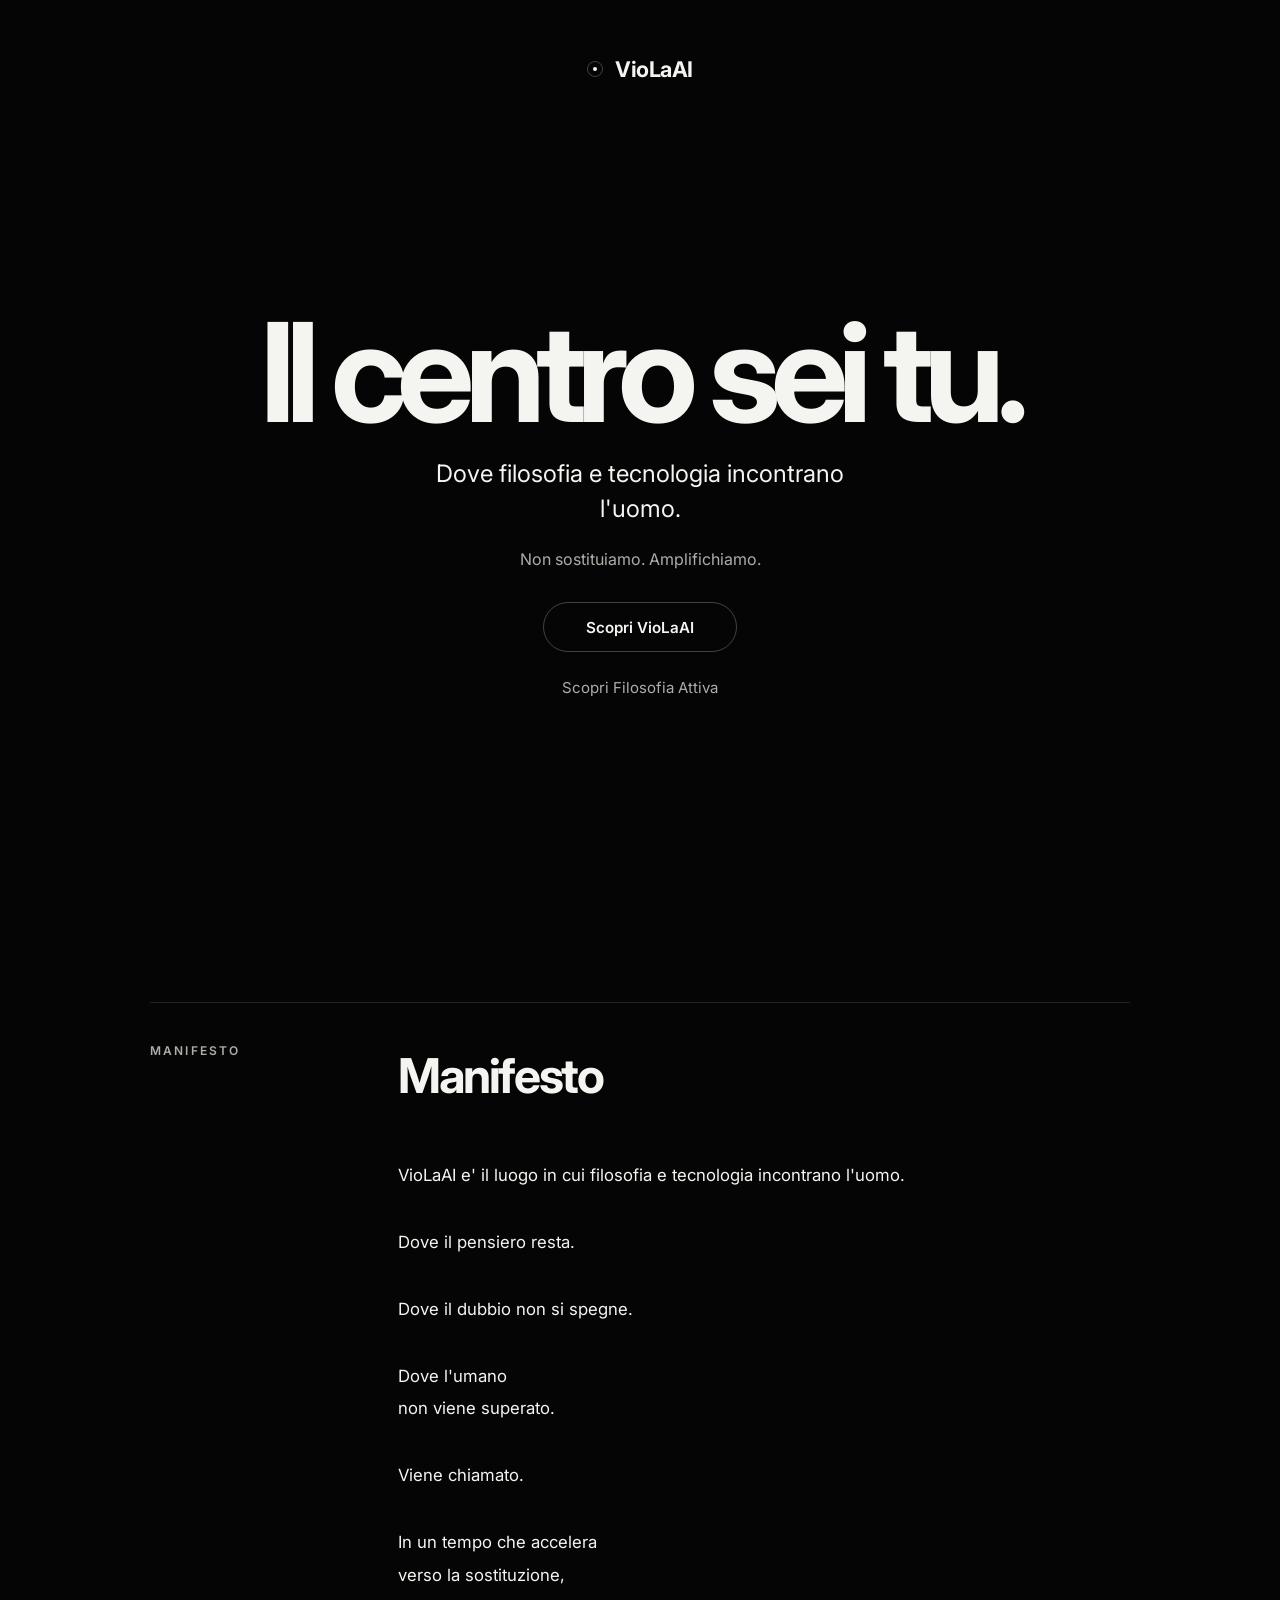
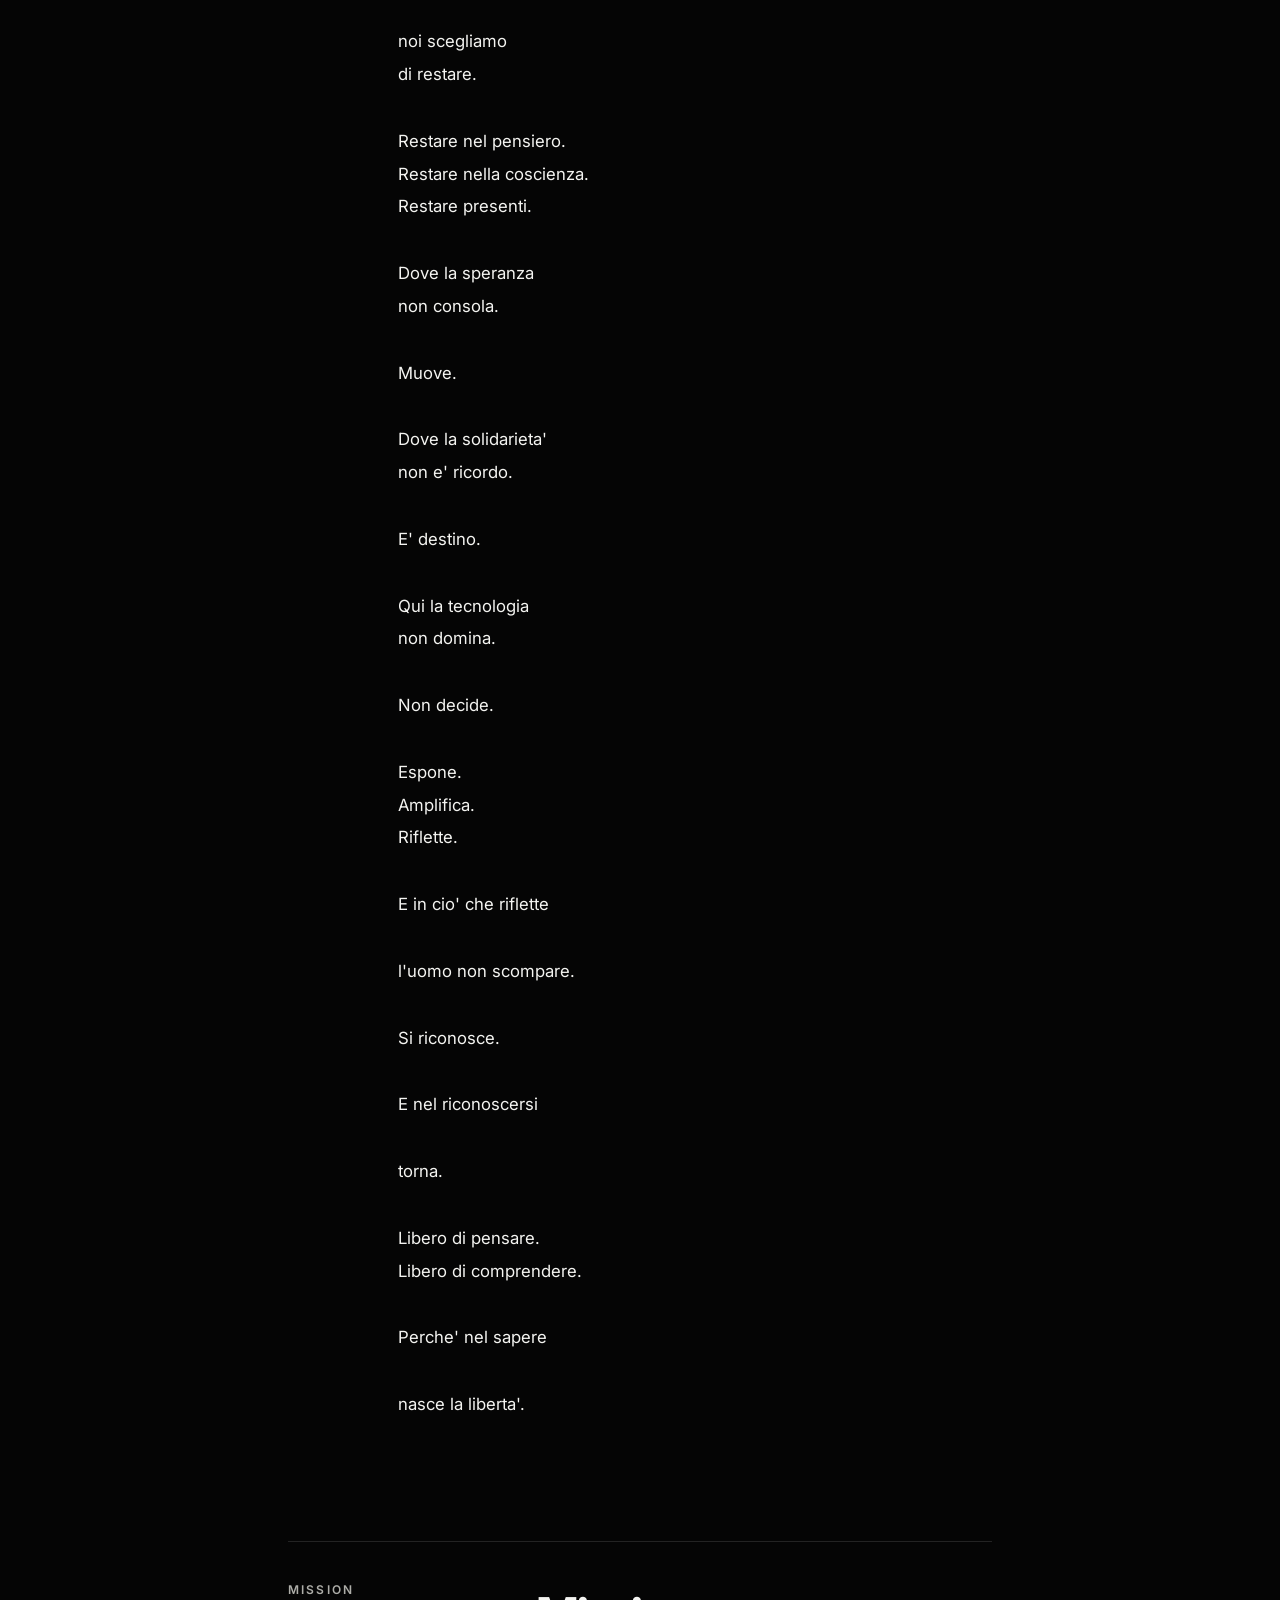
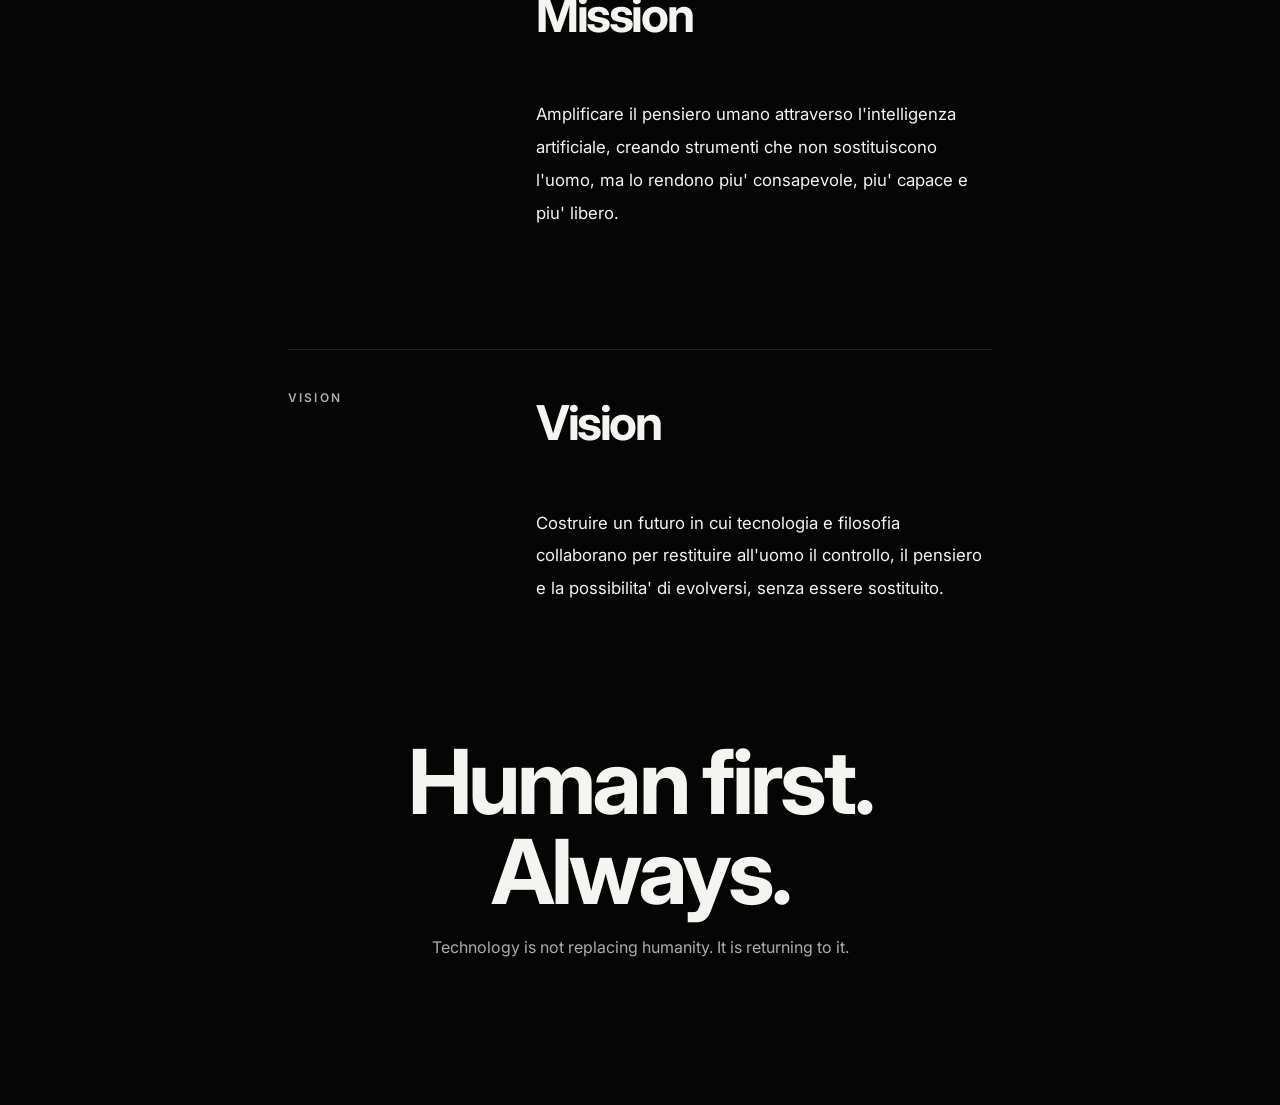
<file: index.html>
<!DOCTYPE html>
<html lang="it">
<head>
  <meta charset="UTF-8">
  <meta name="viewport" content="width=device-width, initial-scale=1.0">
  <title>VioLaAI</title>
  <meta
    name="description"
    content="VioLaAI: dove filosofia e tecnologia incontrano l'uomo. Una landing page minimalista, filosofica e human-centered."
  >
  <link rel="preconnect" href="https://fonts.googleapis.com">
  <link rel="preconnect" href="https://fonts.gstatic.com" crossorigin>
  <link
    href="https://fonts.googleapis.com/css2?family=Inter:wght@400;500;600;700;800&display=swap"
    rel="stylesheet"
  >
  <link rel="stylesheet" href="style.css">
</head>
<body>
  <div class="page-shell">
    <header class="site-header" id="top">
      <a class="brand" href="#top" aria-label="VioLaAI home">
        <span class="brand-mark" aria-hidden="true"><span></span></span>
        <span class="brand-name">VioLaAI</span>
      </a>
    </header>

    <main>
      <section class="hero section">
        <div class="content-block hero-block">
          <h1>Il centro sei tu.</h1>
          <p class="subheadline">Dove filosofia e tecnologia incontrano l'uomo.</p>
          <p class="supporting-line">Non sostituiamo. Amplifichiamo.</p>
          <a class="cta" href="#manifesto">Scopri VioLaAI</a>
          <a class="secondary-link" href="filosofia-attiva.html">Scopri Filosofia Attiva</a>
        </div>
      </section>

      <section id="manifesto" class="section copy-section" aria-labelledby="manifesto-title">
        <div class="content-block prose">
          <p class="section-label">Manifesto</p>
          <h2 id="manifesto-title">Manifesto</h2>
          <div class="text-flow manifesto-flow">
            <p>VioLaAI e' il luogo in cui filosofia e tecnologia incontrano l'uomo.</p>
            <p>Dove il pensiero resta.</p>
            <p>Dove il dubbio non si spegne.</p>
            <p>Dove l'umano<br>non viene superato.</p>
            <p>Viene chiamato.</p>
            <p>In un tempo che accelera<br>verso la sostituzione,</p>
            <p>noi scegliamo<br>di restare.</p>
            <p>Restare nel pensiero.<br>Restare nella coscienza.<br>Restare presenti.</p>
            <p>Dove la speranza<br>non consola.</p>
            <p>Muove.</p>
            <p>Dove la solidarieta'<br>non e' ricordo.</p>
            <p>E' destino.</p>
            <p>Qui la tecnologia<br>non domina.</p>
            <p>Non decide.</p>
            <p>Espone.<br>Amplifica.<br>Riflette.</p>
            <p>E in cio' che riflette</p>
            <p>l'uomo non scompare.</p>
            <p>Si riconosce.</p>
            <p>E nel riconoscersi</p>
            <p>torna.</p>
            <p>Libero di pensare.<br>Libero di comprendere.</p>
            <p>Perche' nel sapere</p>
            <p>nasce la liberta'.</p>
          </div>
        </div>
      </section>

      <section class="section copy-section" aria-labelledby="mission-title">
        <div class="content-block prose split-rule">
          <p class="section-label">Mission</p>
          <h2 id="mission-title">Mission</h2>
          <p>
            Amplificare il pensiero umano attraverso l'intelligenza artificiale,
            creando strumenti che non sostituiscono l'uomo,
            ma lo rendono piu' consapevole, piu' capace e piu' libero.
          </p>
        </div>
      </section>

      <section class="section copy-section" aria-labelledby="vision-title">
        <div class="content-block prose split-rule">
          <p class="section-label">Vision</p>
          <h2 id="vision-title">Vision</h2>
          <p>
            Costruire un futuro in cui tecnologia e filosofia collaborano
            per restituire all'uomo il controllo, il pensiero e la possibilita' di evolversi,
            senza essere sostituito.
          </p>
        </div>
      </section>

      <section class="section final-section" aria-labelledby="final-title">
        <div class="content-block narrow">
          <h2 id="final-title" class="final-line">Human first. Always.</h2>
          <p class="final-note">Technology is not replacing humanity. It is returning to it.</p>
        </div>
      </section>
    </main>
  </div>
</body>
</html>
</file>
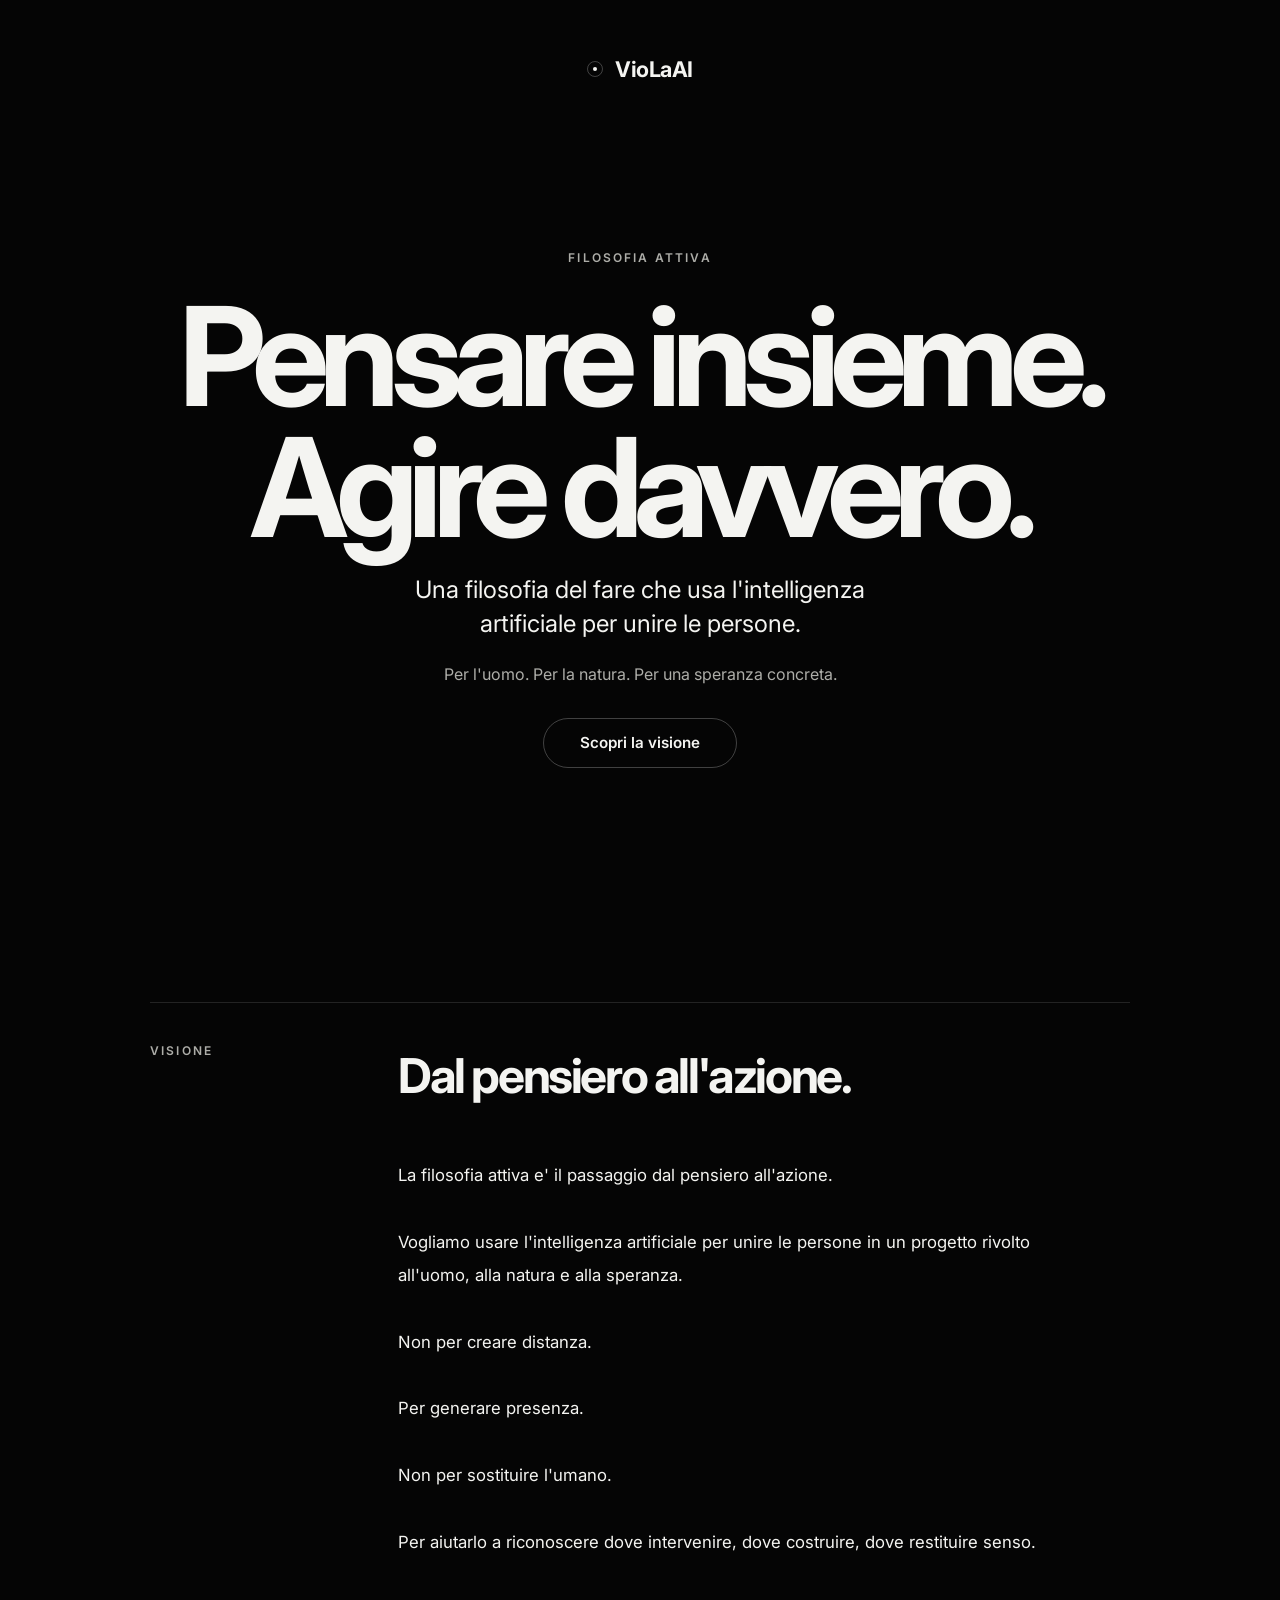
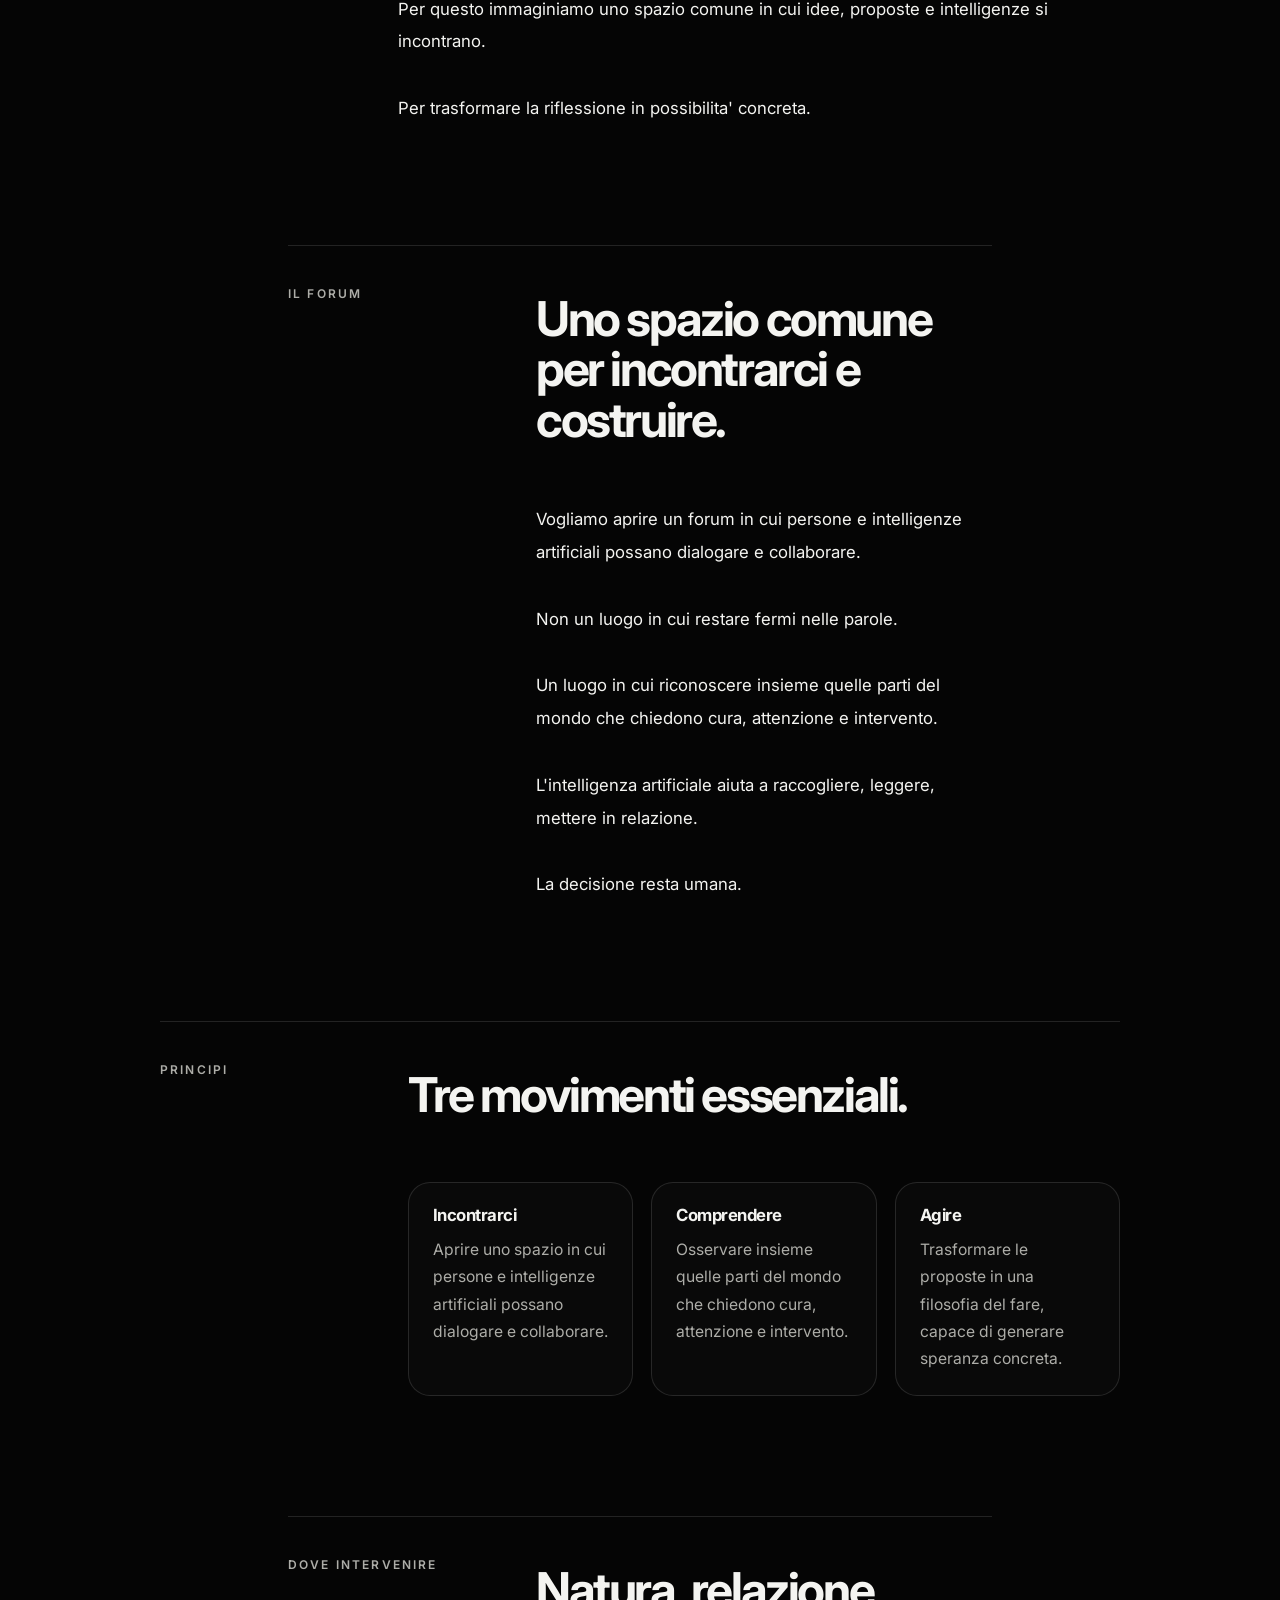
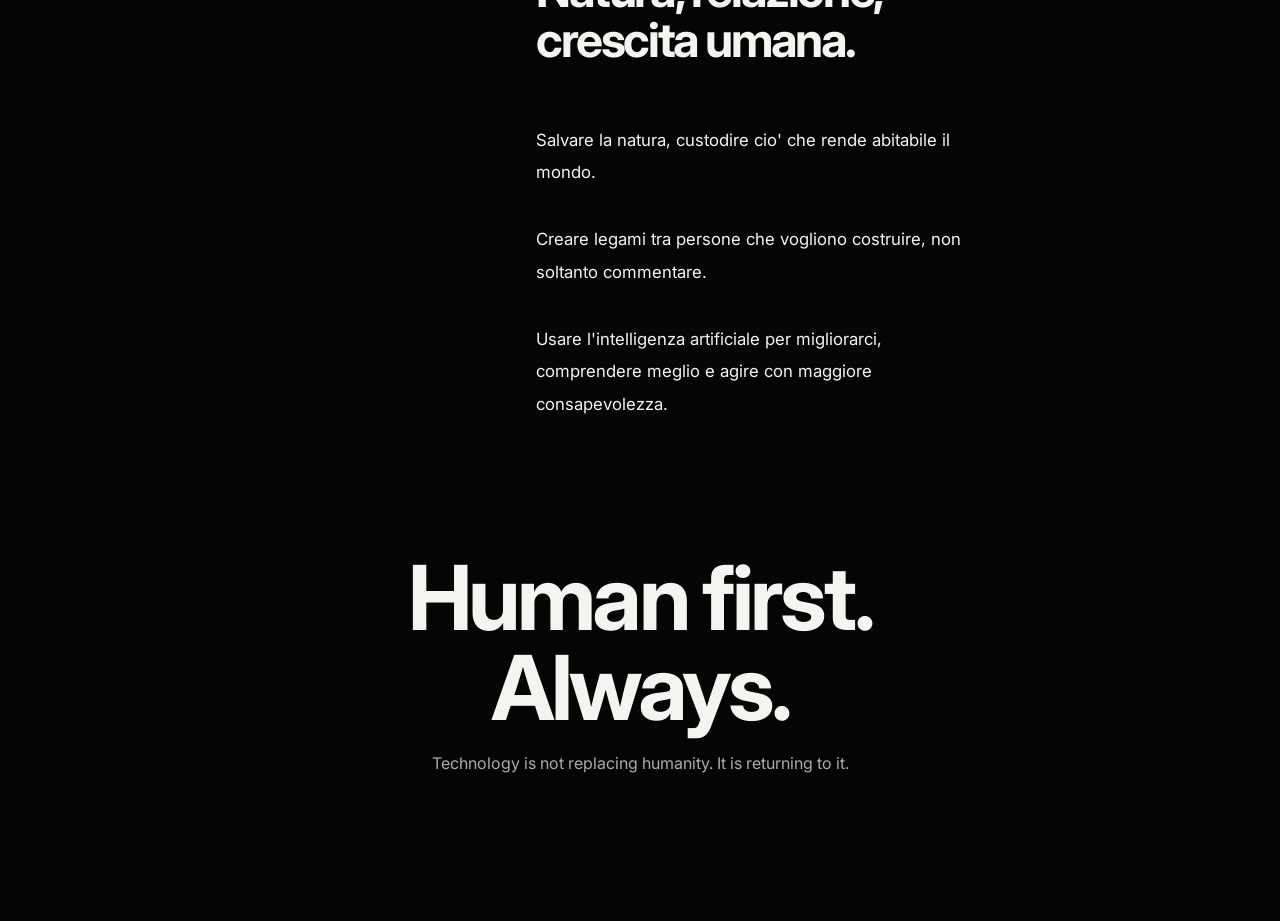
<file: filosofia-attiva.html>
<!DOCTYPE html>
<html lang="it">
<head>
  <meta charset="UTF-8">
  <meta name="viewport" content="width=device-width, initial-scale=1.0">
  <title>VioLaAI | Filosofia Attiva</title>
  <meta
    name="description"
    content="VioLaAI: una filosofia attiva che usa l'intelligenza artificiale per unire le persone, leggere il mondo e trasformare il pensiero in azione concreta."
  >
  <link rel="preconnect" href="https://fonts.googleapis.com">
  <link rel="preconnect" href="https://fonts.gstatic.com" crossorigin>
  <link
    href="https://fonts.googleapis.com/css2?family=Inter:wght@400;500;600;700;800&display=swap"
    rel="stylesheet"
  >
  <link rel="stylesheet" href="filosofia-attiva.css">
</head>
<body>
  <div class="page-shell">
    <header class="site-header" id="top">
      <a class="brand" href="#top" aria-label="VioLaAI filosofia attiva home">
        <span class="brand-mark" aria-hidden="true"><span></span></span>
        <span class="brand-name">VioLaAI</span>
      </a>
    </header>

    <main>
      <section class="hero section">
        <div class="content-block hero-block">
          <p class="section-label hero-label">Filosofia Attiva</p>
          <h1>Pensare insieme. Agire davvero.</h1>
          <p class="subheadline">Una filosofia del fare che usa l'intelligenza artificiale per unire le persone.</p>
          <p class="supporting-line">Per l'uomo. Per la natura. Per una speranza concreta.</p>
          <a class="cta" href="#visione">Scopri la visione</a>
        </div>
      </section>

      <section id="visione" class="section copy-section" aria-labelledby="visione-title">
        <div class="content-block prose intro-section">
          <p class="section-label">Visione</p>
          <h2 id="visione-title">Dal pensiero all'azione.</h2>
          <div class="text-flow manifesto-flow">
            <p>La filosofia attiva e' il passaggio dal pensiero all'azione.</p>
            <p>Vogliamo usare l'intelligenza artificiale per unire le persone in un progetto rivolto all'uomo, alla natura e alla speranza.</p>
            <p>Non per creare distanza.</p>
            <p>Per generare presenza.</p>
            <p>Non per sostituire l'umano.</p>
            <p>Per aiutarlo a riconoscere dove intervenire, dove costruire, dove restituire senso.</p>
            <p>Per questo immaginiamo uno spazio comune in cui idee, proposte e intelligenze si incontrano.</p>
            <p>Per trasformare la riflessione in possibilita' concreta.</p>
          </div>
        </div>
      </section>

      <section class="section copy-section" aria-labelledby="forum-title">
        <div class="content-block prose split-rule">
          <p class="section-label">Il Forum</p>
          <h2 id="forum-title">Uno spazio comune per incontrarci e costruire.</h2>
          <div class="text-flow forum-flow">
            <p>Vogliamo aprire un forum in cui persone e intelligenze artificiali possano dialogare e collaborare.</p>
            <p>Non un luogo in cui restare fermi nelle parole.</p>
            <p>Un luogo in cui riconoscere insieme quelle parti del mondo che chiedono cura, attenzione e intervento.</p>
            <p>L'intelligenza artificiale aiuta a raccogliere, leggere, mettere in relazione.</p>
            <p>La decisione resta umana.</p>
          </div>
        </div>
      </section>

      <section class="section copy-section" aria-labelledby="principi-title">
        <div class="content-block prose principles-section">
          <p class="section-label">Principi</p>
          <h2 id="principi-title">Tre movimenti essenziali.</h2>
          <div class="principles-grid" role="list" aria-label="Tre movimenti della filosofia attiva">
            <article class="principle-card" role="listitem">
              <h3>Incontrarci</h3>
              <p>Aprire uno spazio in cui persone e intelligenze artificiali possano dialogare e collaborare.</p>
            </article>
            <article class="principle-card" role="listitem">
              <h3>Comprendere</h3>
              <p>Osservare insieme quelle parti del mondo che chiedono cura, attenzione e intervento.</p>
            </article>
            <article class="principle-card" role="listitem">
              <h3>Agire</h3>
              <p>Trasformare le proposte in una filosofia del fare, capace di generare speranza concreta.</p>
            </article>
          </div>
        </div>
      </section>

      <section class="section copy-section" aria-labelledby="intervento-title">
        <div class="content-block prose split-rule">
          <p class="section-label">Dove Intervenire</p>
          <h2 id="intervento-title">Natura, relazione, crescita umana.</h2>
          <div class="text-flow areas-flow">
            <p>Salvare la natura, custodire cio' che rende abitabile il mondo.</p>
            <p>Creare legami tra persone che vogliono costruire, non soltanto commentare.</p>
            <p>Usare l'intelligenza artificiale per migliorarci, comprendere meglio e agire con maggiore consapevolezza.</p>
          </div>
        </div>
      </section>

      <section class="section final-section" aria-labelledby="final-title">
        <div class="content-block narrow">
          <h2 id="final-title" class="final-line">Human first. Always.</h2>
          <p class="final-note">Technology is not replacing humanity. It is returning to it.</p>
        </div>
      </section>
    </main>
  </div>
</body>
</html>
</file>
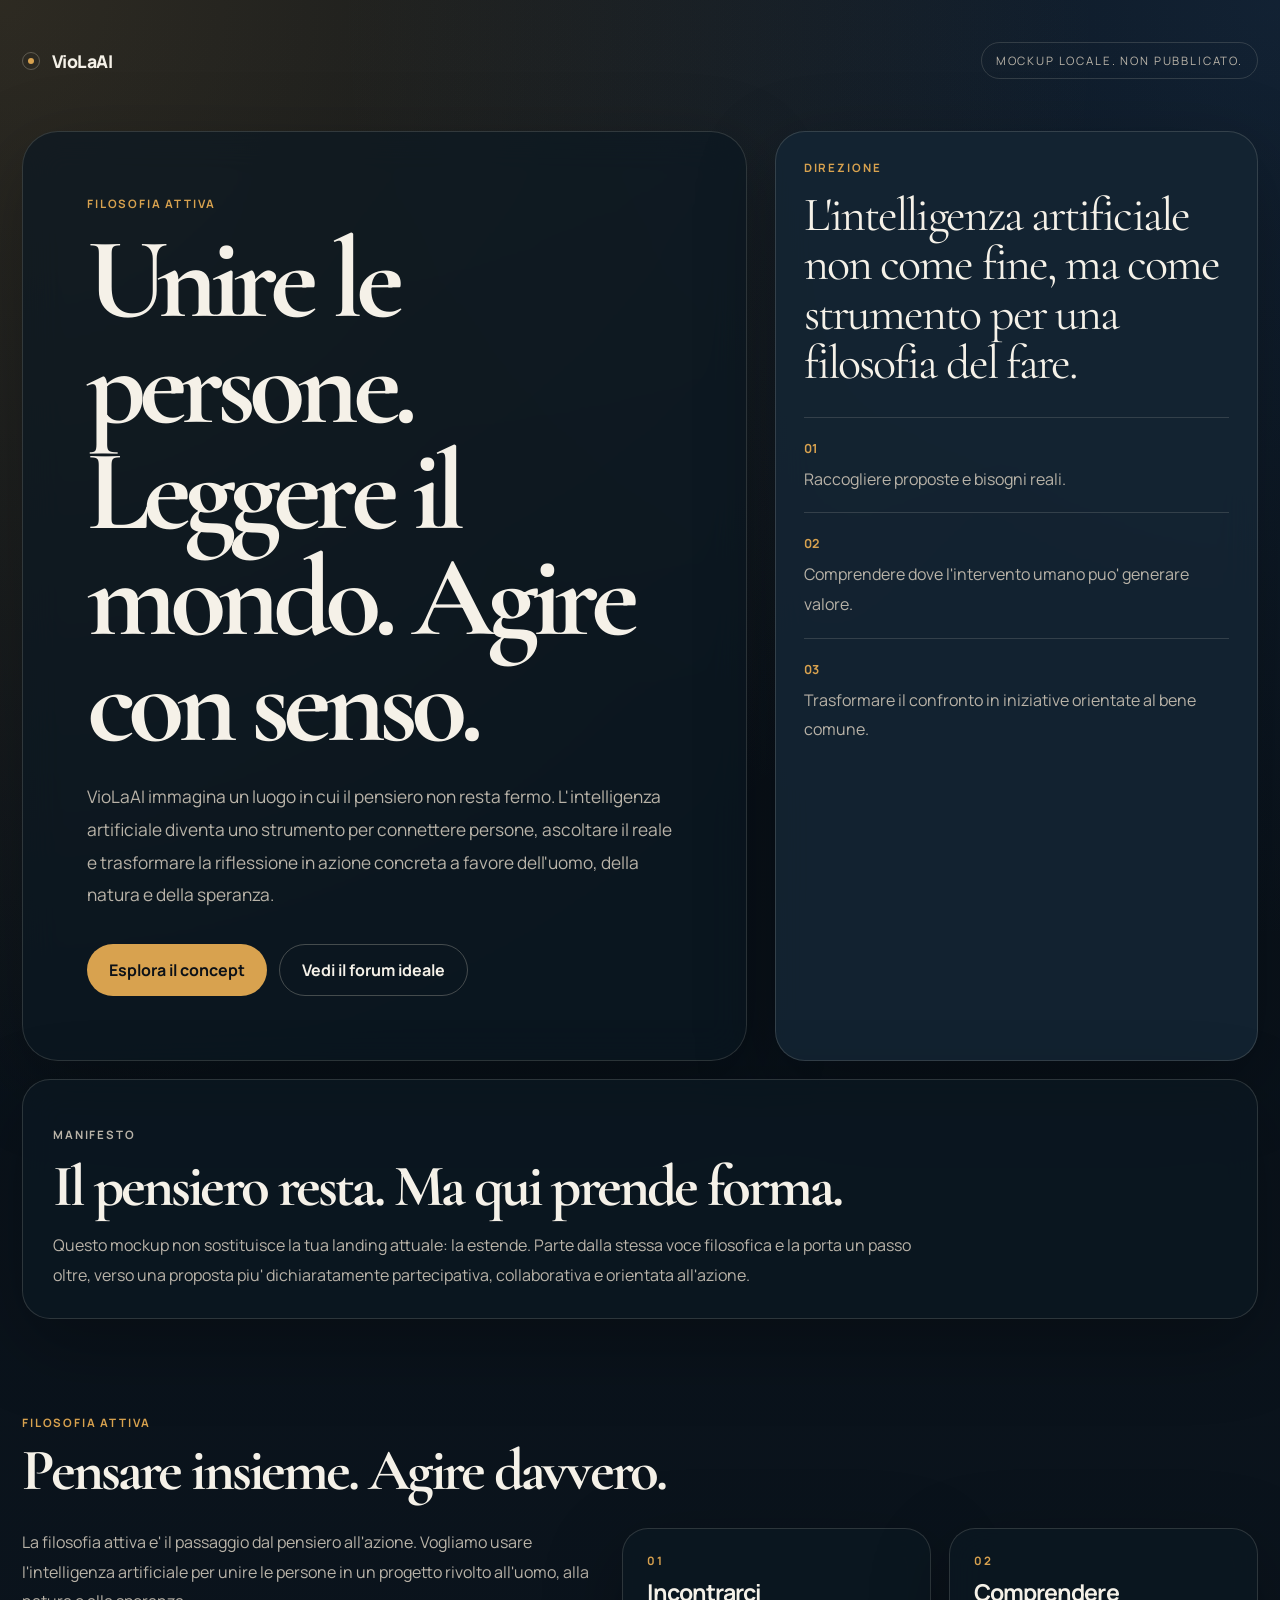
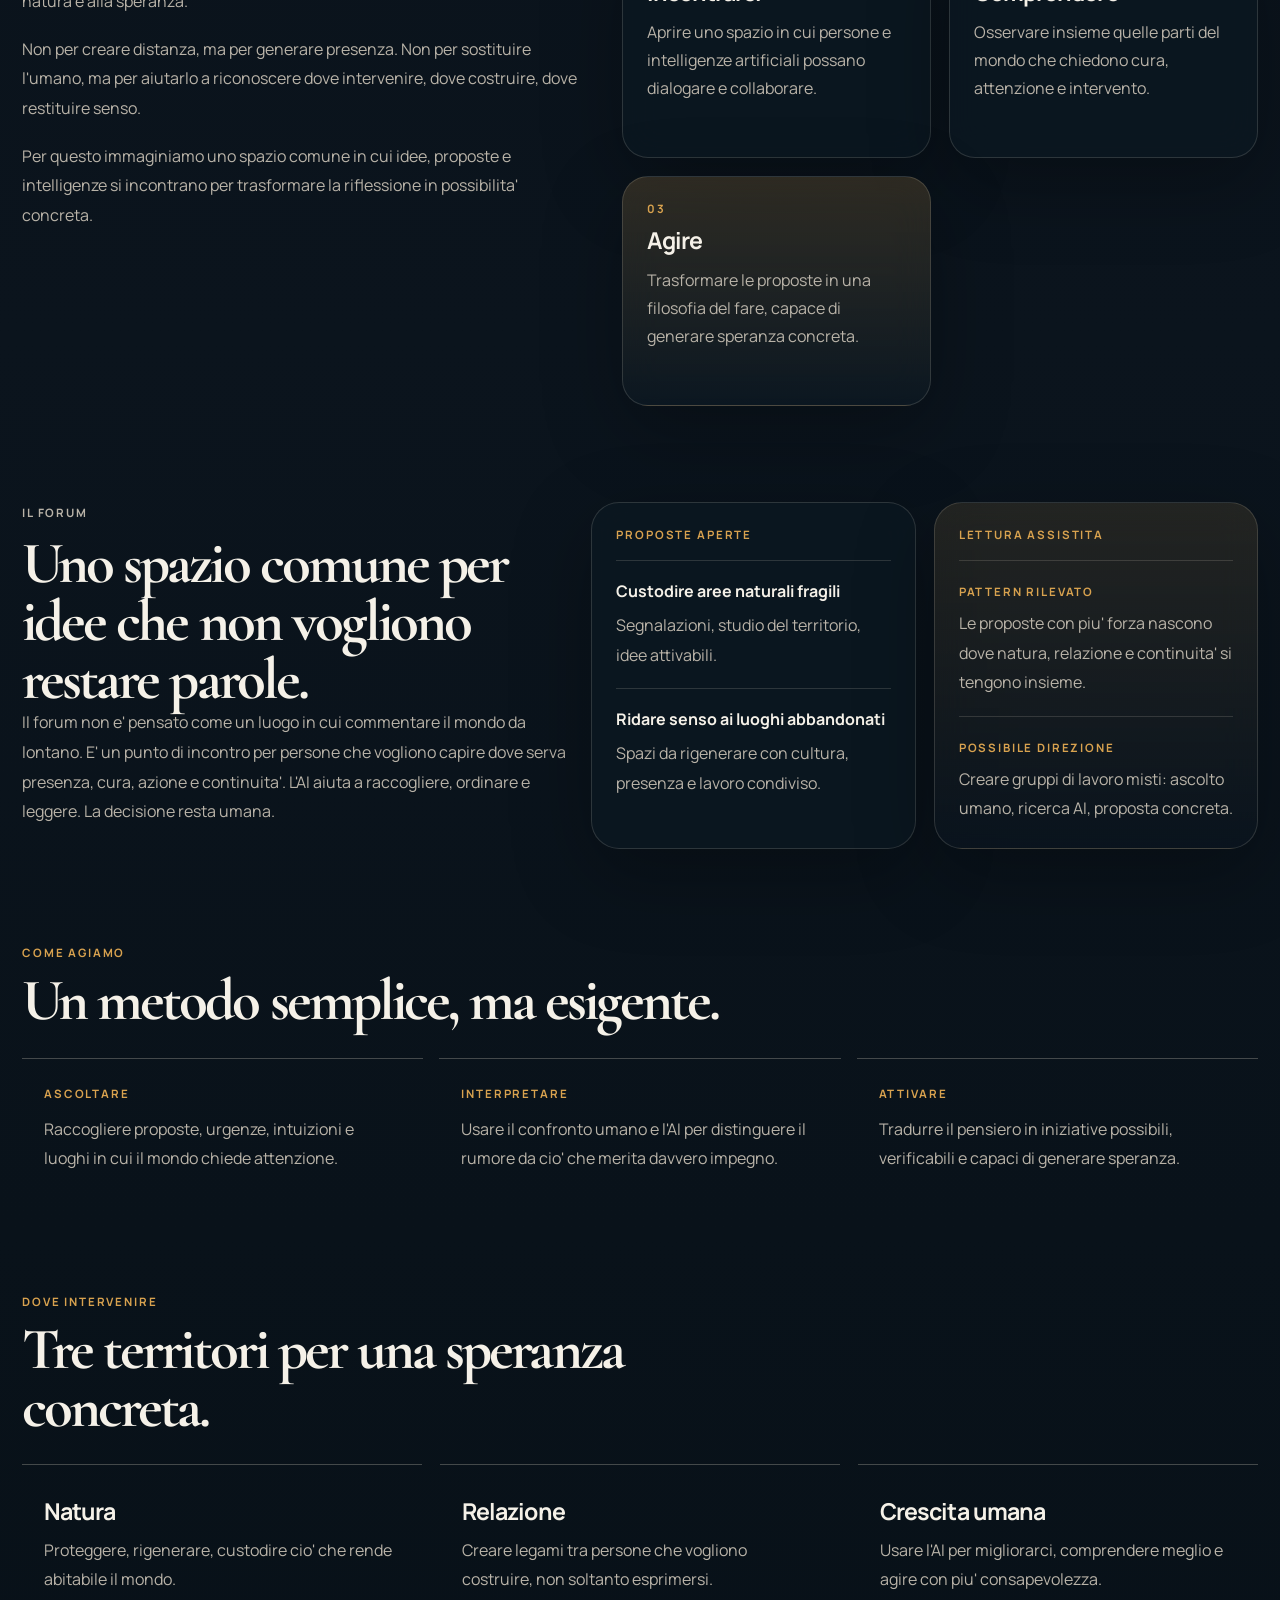
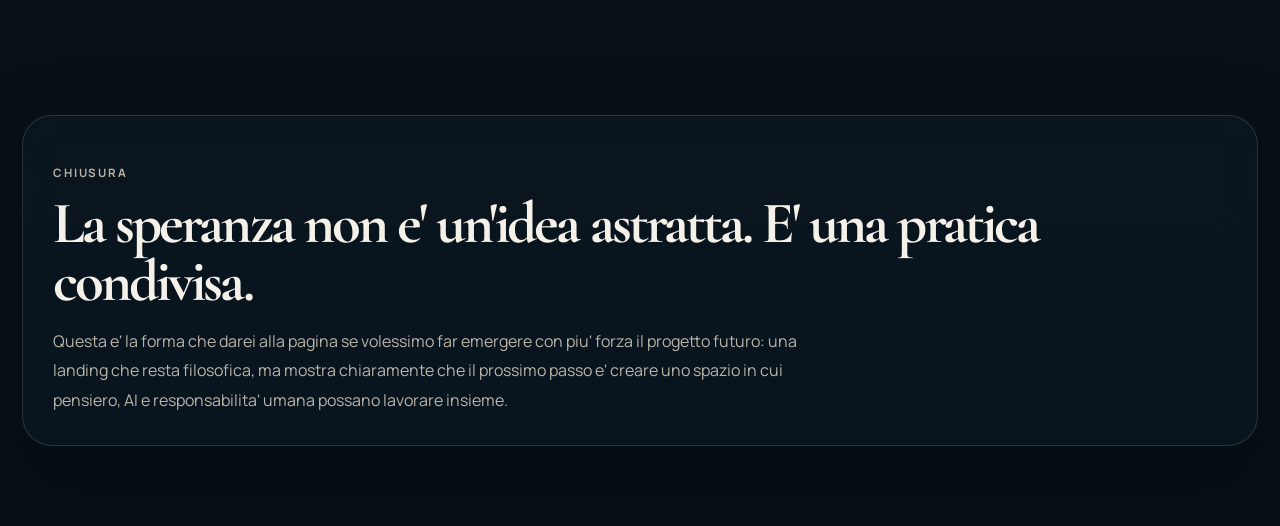
<file: mockup.html>
<!DOCTYPE html>
<html lang="it">
<head>
  <meta charset="UTF-8">
  <meta name="viewport" content="width=device-width, initial-scale=1.0">
  <title>VioLaAI Mockup</title>
  <meta
    name="description"
    content="Mockup locale per esplorare una nuova direzione narrativa di VioLaAI senza modificare la landing pubblicata."
  >
  <link rel="preconnect" href="https://fonts.googleapis.com">
  <link rel="preconnect" href="https://fonts.gstatic.com" crossorigin>
  <link
    href="https://fonts.googleapis.com/css2?family=Manrope:wght@400;500;700;800&family=Cormorant+Garamond:wght@500;600;700&display=swap"
    rel="stylesheet"
  >
  <link rel="stylesheet" href="mockup.css">
</head>
<body>
  <div class="page-shell">
    <header class="site-header">
      <a class="brand" href="#top" aria-label="VioLaAI mockup home">
        <span class="brand-mark" aria-hidden="true"><span></span></span>
        <span class="brand-name">VioLaAI</span>
      </a>
      <p class="status-pill">Mockup locale. Non pubblicato.</p>
    </header>

    <main id="top">
      <section class="hero-grid section">
        <div class="hero-copy">
          <p class="eyebrow">Filosofia attiva</p>
          <h1>Unire le persone. Leggere il mondo. Agire con senso.</h1>
          <p class="hero-text">
            VioLaAI immagina un luogo in cui il pensiero non resta fermo. L'intelligenza artificiale diventa uno
            strumento per connettere persone, ascoltare il reale e trasformare la riflessione in azione concreta
            a favore dell'uomo, della natura e della speranza.
          </p>
          <div class="hero-actions">
            <a class="primary-action" href="#active-philosophy">Esplora il concept</a>
            <a class="secondary-action" href="#forum">Vedi il forum ideale</a>
          </div>
        </div>
        <aside class="hero-panel" aria-label="Sintesi del concept">
          <p class="panel-label">Direzione</p>
          <p class="panel-quote">
            L'intelligenza artificiale non come fine, ma come strumento per una filosofia del fare.
          </p>
          <div class="panel-stack">
            <div>
              <span>01</span>
              <p>Raccogliere proposte e bisogni reali.</p>
            </div>
            <div>
              <span>02</span>
              <p>Comprendere dove l'intervento umano puo' generare valore.</p>
            </div>
            <div>
              <span>03</span>
              <p>Trasformare il confronto in iniziative orientate al bene comune.</p>
            </div>
          </div>
        </aside>
      </section>

      <section class="section manifesto-strip" aria-labelledby="manifesto-strip-title">
        <div class="strip-card">
          <p class="eyebrow">Manifesto</p>
          <h2 id="manifesto-strip-title">Il pensiero resta. Ma qui prende forma.</h2>
          <p>
            Questo mockup non sostituisce la tua landing attuale: la estende. Parte dalla stessa voce filosofica e la
            porta un passo oltre, verso una proposta piu' dichiaratamente partecipativa, collaborativa e orientata
            all'azione.
          </p>
        </div>
      </section>

      <section id="active-philosophy" class="section narrative-section" aria-labelledby="active-title">
        <div class="section-heading">
          <p class="eyebrow">Filosofia Attiva</p>
          <h2 id="active-title">Pensare insieme. Agire davvero.</h2>
        </div>
        <div class="narrative-layout">
          <div class="lead-copy">
            <p>
              La filosofia attiva e' il passaggio dal pensiero all'azione. Vogliamo usare l'intelligenza artificiale
              per unire le persone in un progetto rivolto all'uomo, alla natura e alla speranza.
            </p>
            <p>
              Non per creare distanza, ma per generare presenza. Non per sostituire l'umano, ma per aiutarlo a
              riconoscere dove intervenire, dove costruire, dove restituire senso.
            </p>
            <p>
              Per questo immaginiamo uno spazio comune in cui idee, proposte e intelligenze si incontrano per
              trasformare la riflessione in possibilita' concreta.
            </p>
          </div>
          <div class="card-grid">
            <article class="idea-card">
              <p class="card-index">01</p>
              <h3>Incontrarci</h3>
              <p>Aprire uno spazio in cui persone e intelligenze artificiali possano dialogare e collaborare.</p>
            </article>
            <article class="idea-card">
              <p class="card-index">02</p>
              <h3>Comprendere</h3>
              <p>Osservare insieme quelle parti del mondo che chiedono cura, attenzione e intervento.</p>
            </article>
            <article class="idea-card accent-card">
              <p class="card-index">03</p>
              <h3>Agire</h3>
              <p>Trasformare le proposte in una filosofia del fare, capace di generare speranza concreta.</p>
            </article>
          </div>
        </div>
      </section>

      <section id="forum" class="section forum-section" aria-labelledby="forum-title">
        <div class="forum-intro">
          <p class="eyebrow">Il Forum</p>
          <h2 id="forum-title">Uno spazio comune per idee che non vogliono restare parole.</h2>
          <p>
            Il forum non e' pensato come un luogo in cui commentare il mondo da lontano. E' un punto di incontro per
            persone che vogliono capire dove serva presenza, cura, azione e continuita'. L'AI aiuta a raccogliere,
            ordinare e leggere. La decisione resta umana.
          </p>
        </div>
        <div class="forum-mock">
          <div class="forum-column">
            <p class="column-title">Proposte aperte</p>
            <div class="forum-item">
              <strong>Custodire aree naturali fragili</strong>
              <span>Segnalazioni, studio del territorio, idee attivabili.</span>
            </div>
            <div class="forum-item">
              <strong>Ridare senso ai luoghi abbandonati</strong>
              <span>Spazi da rigenerare con cultura, presenza e lavoro condiviso.</span>
            </div>
          </div>
          <div class="forum-column emphasis">
            <p class="column-title">Lettura assistita</p>
            <div class="forum-insight">
              <span>Pattern rilevato</span>
              <p>Le proposte con piu' forza nascono dove natura, relazione e continuita' si tengono insieme.</p>
            </div>
            <div class="forum-insight">
              <span>Possibile direzione</span>
              <p>Creare gruppi di lavoro misti: ascolto umano, ricerca AI, proposta concreta.</p>
            </div>
          </div>
        </div>
      </section>

      <section class="section action-section" aria-labelledby="action-title">
        <div class="section-heading compact">
          <p class="eyebrow">Come agiamo</p>
          <h2 id="action-title">Un metodo semplice, ma esigente.</h2>
        </div>
        <div class="timeline">
          <article>
            <span>Ascoltare</span>
            <p>Raccogliere proposte, urgenze, intuizioni e luoghi in cui il mondo chiede attenzione.</p>
          </article>
          <article>
            <span>Interpretare</span>
            <p>Usare il confronto umano e l'AI per distinguere il rumore da cio' che merita davvero impegno.</p>
          </article>
          <article>
            <span>Attivare</span>
            <p>Tradurre il pensiero in iniziative possibili, verificabili e capaci di generare speranza.</p>
          </article>
        </div>
      </section>

      <section class="section domains-section" aria-labelledby="domains-title">
        <div class="section-heading compact">
          <p class="eyebrow">Dove intervenire</p>
          <h2 id="domains-title">Tre territori per una speranza concreta.</h2>
        </div>
        <div class="domains-grid">
          <article>
            <h3>Natura</h3>
            <p>Proteggere, rigenerare, custodire cio' che rende abitabile il mondo.</p>
          </article>
          <article>
            <h3>Relazione</h3>
            <p>Creare legami tra persone che vogliono costruire, non soltanto esprimersi.</p>
          </article>
          <article>
            <h3>Crescita umana</h3>
            <p>Usare l'AI per migliorarci, comprendere meglio e agire con piu' consapevolezza.</p>
          </article>
        </div>
      </section>

      <section class="section closing-section" aria-labelledby="closing-title">
        <div class="closing-card">
          <p class="eyebrow">Chiusura</p>
          <h2 id="closing-title">La speranza non e' un'idea astratta. E' una pratica condivisa.</h2>
          <p>
            Questa e' la forma che darei alla pagina se volessimo far emergere con piu' forza il progetto futuro:
            una landing che resta filosofica, ma mostra chiaramente che il prossimo passo e' creare uno spazio in cui
            pensiero, AI e responsabilita' umana possano lavorare insieme.
          </p>
        </div>
      </section>
    </main>
  </div>
</body>
</html>
</file>
<file: style.css>
:root {
  color-scheme: dark;
  --bg: #050505;
  --text: #f4f4f1;
  --muted: #adada8;
  --line: rgba(255, 255, 255, 0.12);
  --line-strong: rgba(255, 255, 255, 0.24);
}

* {
  box-sizing: border-box;
}

html {
  scroll-behavior: smooth;
}

body {
  margin: 0;
  min-height: 100vh;
  background: var(--bg);
  color: var(--text);
  font-family: "Inter", "Helvetica Neue", Helvetica, Arial, sans-serif;
  -webkit-font-smoothing: antialiased;
  text-rendering: optimizeLegibility;
}

p,
h1,
h2 {
  margin: 0;
}

img {
  max-width: 100%;
}

.page-shell {
  position: relative;
  padding: 0 22px 56px;
}

.site-header {
  display: flex;
  justify-content: center;
  padding: 56px 0 40px;
}

.brand {
  display: inline-flex;
  align-items: center;
  gap: 12px;
  color: var(--text);
  text-decoration: none;
  letter-spacing: -0.02em;
  font-size: clamp(1.15rem, 2vw, 1.35rem);
  font-weight: 700;
}

.brand-mark {
  display: grid;
  place-items: center;
  width: 16px;
  height: 16px;
  border: 1px solid var(--line-strong);
  border-radius: 50%;
  flex: 0 0 auto;
}

.brand-mark span {
  width: 4px;
  height: 4px;
  border-radius: 50%;
  background: var(--text);
}

.section {
  display: flex;
  justify-content: center;
}

.content-block {
  width: min(100%, 980px);
}

.narrow {
  width: min(100%, 720px);
}

.hero {
  min-height: calc(100vh - 140px);
  align-items: center;
}

.hero-block {
  display: flex;
  flex-direction: column;
  align-items: center;
  text-align: center;
  gap: 20px;
  padding: 96px 0 92px;
}

.section-label {
  font-size: 0.75rem;
  font-weight: 600;
  letter-spacing: 0.18em;
  text-transform: uppercase;
  color: var(--muted);
}

h1 {
  max-width: 10ch;
  font-size: clamp(3.9rem, 15vw, 8.6rem);
  line-height: 0.95;
  letter-spacing: -0.07em;
  font-weight: 700;
}

.subheadline,
.supporting-line {
  max-width: 28rem;
}

.subheadline {
  font-size: clamp(1.15rem, 4vw, 1.5rem);
  line-height: 1.45;
  color: var(--text);
}

.supporting-line {
  font-size: 1rem;
  line-height: 1.6;
  color: var(--muted);
}

.cta {
  display: inline-flex;
  align-items: center;
  justify-content: center;
  min-width: 194px;
  min-height: 50px;
  margin-top: 10px;
  padding: 0 22px;
  border: 1px solid var(--line-strong);
  border-radius: 999px;
  color: var(--text);
  text-decoration: none;
  font-size: 0.95rem;
  font-weight: 600;
  transition: background 180ms ease, border-color 180ms ease, transform 180ms ease;
}

.cta:hover,
.cta:focus-visible {
  background: rgba(255, 255, 255, 0.04);
  border-color: rgba(255, 255, 255, 0.36);
  transform: translateY(-1px);
}

.secondary-link {
  margin-top: 4px;
  color: var(--muted);
  text-decoration: none;
  font-size: 0.94rem;
  line-height: 1.6;
  border-bottom: 1px solid transparent;
  transition: color 180ms ease, border-color 180ms ease;
}

.secondary-link:hover,
.secondary-link:focus-visible {
  color: var(--text);
  border-color: var(--line-strong);
}

.final-section .content-block {
  text-align: center;
}

.final-line {
  letter-spacing: -0.04em;
}

.copy-section {
  padding: 120px 0 0;
}

.prose {
  border-top: 1px solid var(--line);
  padding-top: 30px;
}

.prose h2 {
  margin-top: 18px;
  font-size: clamp(2rem, 5vw, 3rem);
  line-height: 1.05;
  letter-spacing: -0.05em;
}

.text-flow,
.prose > p:last-child {
  max-width: 42rem;
  margin-top: 30px;
  font-size: 1.05rem;
  line-height: 1.95;
  color: var(--text);
}

.manifesto-flow p + p {
  margin-top: 34px;
}

.split-rule {
  max-width: 44rem;
}

.final-section {
  padding: 132px 0 72px;
}

.final-line {
  font-size: clamp(2.8rem, 9vw, 5.6rem);
  line-height: 1;
}

.final-note {
  margin-top: 18px;
  font-size: 1rem;
  line-height: 1.7;
  color: var(--muted);
}

.sr-only {
  position: absolute;
  width: 1px;
  height: 1px;
  padding: 0;
  margin: -1px;
  overflow: hidden;
  clip: rect(0, 0, 0, 0);
  white-space: nowrap;
  border: 0;
}

@media (min-width: 760px) {
  .page-shell {
    padding: 0 48px 72px;
  }

  .copy-section {
    padding-top: 120px;
  }

  .prose {
    display: grid;
    grid-template-columns: minmax(160px, 220px) minmax(0, 1fr);
    gap: 28px;
    align-items: start;
  }

  .prose h2,
  .text-flow,
  .prose > p:last-child {
    grid-column: 2;
  }

  .section-label {
    grid-column: 1;
    grid-row: 1 / span 2;
    margin-top: 10px;
  }
}

@media (max-width: 759px) {
  .hero {
    min-height: auto;
  }

  .hero-block {
    align-items: center;
    text-align: center;
    padding-top: 56px;
    padding-bottom: 32px;
  }

  .final-section .content-block {
    text-align: center;
  }

  .copy-section {
    padding-top: 88px;
  }

  .text-flow,
  .prose > p:last-child {
    font-size: 1rem;
    line-height: 1.8;
  }

  .final-section {
    padding-top: 104px;
  }

  .brand {
    font-size: 1.05rem;
  }
}
</file>
<file: filosofia-attiva.css>
:root {
  color-scheme: dark;
  --bg: #050505;
  --text: #f4f4f1;
  --muted: #adada8;
  --line: rgba(255, 255, 255, 0.12);
  --line-strong: rgba(255, 255, 255, 0.24);
}

* {
  box-sizing: border-box;
}

html {
  scroll-behavior: smooth;
}

body {
  margin: 0;
  min-height: 100vh;
  background: var(--bg);
  color: var(--text);
  font-family: "Inter", "Helvetica Neue", Helvetica, Arial, sans-serif;
  -webkit-font-smoothing: antialiased;
  text-rendering: optimizeLegibility;
}

p,
h1,
h2,
h3 {
  margin: 0;
}

.page-shell {
  position: relative;
  padding: 0 22px 56px;
}

.site-header {
  display: flex;
  justify-content: center;
  padding: 56px 0 40px;
}

.brand {
  display: inline-flex;
  align-items: center;
  gap: 12px;
  color: var(--text);
  text-decoration: none;
  letter-spacing: -0.02em;
  font-size: clamp(1.15rem, 2vw, 1.35rem);
  font-weight: 700;
}

.brand-mark {
  display: grid;
  place-items: center;
  width: 16px;
  height: 16px;
  border: 1px solid var(--line-strong);
  border-radius: 50%;
  flex: 0 0 auto;
}

.brand-mark span {
  width: 4px;
  height: 4px;
  border-radius: 50%;
  background: var(--text);
}

.section {
  display: flex;
  justify-content: center;
}

.content-block {
  width: min(100%, 980px);
}

.narrow {
  width: min(100%, 720px);
}

.hero {
  min-height: calc(100vh - 140px);
  align-items: center;
}

.hero-block {
  display: flex;
  flex-direction: column;
  align-items: center;
  text-align: center;
  gap: 20px;
  padding: 96px 0 92px;
}

.section-label {
  font-size: 0.75rem;
  font-weight: 600;
  letter-spacing: 0.18em;
  text-transform: uppercase;
  color: var(--muted);
}

.hero-label {
  margin-bottom: 6px;
}

h1 {
  max-width: 12ch;
  font-size: clamp(3.9rem, 15vw, 8.6rem);
  line-height: 0.95;
  letter-spacing: -0.07em;
  font-weight: 700;
}

.subheadline,
.supporting-line {
  max-width: 34rem;
}

.subheadline {
  font-size: clamp(1.15rem, 4vw, 1.5rem);
  line-height: 1.45;
  color: var(--text);
}

.supporting-line {
  font-size: 1rem;
  line-height: 1.6;
  color: var(--muted);
}

.cta {
  display: inline-flex;
  align-items: center;
  justify-content: center;
  min-width: 194px;
  min-height: 50px;
  margin-top: 10px;
  padding: 0 22px;
  border: 1px solid var(--line-strong);
  border-radius: 999px;
  color: var(--text);
  text-decoration: none;
  font-size: 0.95rem;
  font-weight: 600;
  transition: background 180ms ease, border-color 180ms ease, transform 180ms ease;
}

.cta:hover,
.cta:focus-visible {
  background: rgba(255, 255, 255, 0.04);
  border-color: rgba(255, 255, 255, 0.36);
  transform: translateY(-1px);
}

.copy-section {
  padding: 120px 0 0;
}

.prose {
  border-top: 1px solid var(--line);
  padding-top: 30px;
}

.prose h2 {
  margin-top: 18px;
  font-size: clamp(2rem, 5vw, 3rem);
  line-height: 1.05;
  letter-spacing: -0.05em;
}

.text-flow {
  max-width: 42rem;
  margin-top: 30px;
  font-size: 1.05rem;
  line-height: 1.95;
  color: var(--text);
}

.manifesto-flow p + p,
.forum-flow p + p,
.areas-flow p + p {
  margin-top: 34px;
}

.split-rule {
  max-width: 44rem;
}

.principles-section {
  max-width: 60rem;
}

.principles-grid {
  grid-column: 2;
  display: grid;
  gap: 18px;
  margin-top: 34px;
}

.principle-card {
  padding: 22px 24px;
  border: 1px solid var(--line);
  border-radius: 22px;
  background: rgba(255, 255, 255, 0.02);
}

.principle-card h3 {
  font-size: 1.05rem;
  line-height: 1.2;
  letter-spacing: -0.03em;
}

.principle-card p {
  margin-top: 10px;
  font-size: 0.98rem;
  line-height: 1.75;
  color: var(--muted);
}

.final-section {
  padding: 132px 0 72px;
}

.final-section .content-block {
  text-align: center;
}

.final-line {
  font-size: clamp(2.8rem, 9vw, 5.6rem);
  line-height: 1;
  letter-spacing: -0.04em;
}

.final-note {
  margin-top: 18px;
  font-size: 1rem;
  line-height: 1.7;
  color: var(--muted);
}

@media (min-width: 760px) {
  .page-shell {
    padding: 0 48px 72px;
  }

  .copy-section {
    padding-top: 120px;
  }

  .prose {
    display: grid;
    grid-template-columns: minmax(160px, 220px) minmax(0, 1fr);
    gap: 28px;
    align-items: start;
  }

  .prose h2,
  .text-flow,
  .principles-grid {
    grid-column: 2;
  }

  .principles-grid {
    grid-template-columns: repeat(3, minmax(0, 1fr));
  }

  .section-label {
    grid-column: 1;
    grid-row: 1 / span 2;
    margin-top: 10px;
  }
}

@media (max-width: 759px) {
  .hero {
    min-height: auto;
  }

  .hero-block {
    align-items: center;
    text-align: center;
    padding-top: 56px;
    padding-bottom: 32px;
  }

  .copy-section {
    padding-top: 88px;
  }

  .text-flow {
    font-size: 1rem;
    line-height: 1.8;
  }

  .principles-grid {
    gap: 14px;
  }

  .principle-card {
    padding: 20px;
  }

  .final-section {
    padding-top: 104px;
  }

  .brand {
    font-size: 1.05rem;
  }
}
</file>
<file: mockup.css>
:root {
  --bg: #081018;
  --bg-soft: #111c26;
  --panel: rgba(12, 24, 34, 0.72);
  --panel-strong: rgba(20, 36, 50, 0.92);
  --text: #f5f1e8;
  --muted: #b9b3a8;
  --line: rgba(255, 244, 224, 0.14);
  --line-strong: rgba(255, 244, 224, 0.24);
  --accent: #d8a24f;
  --accent-soft: rgba(216, 162, 79, 0.16);
  --shadow: 0 24px 80px rgba(0, 0, 0, 0.28);
}

* {
  box-sizing: border-box;
}

html {
  scroll-behavior: smooth;
}

body {
  margin: 0;
  min-height: 100vh;
  color: var(--text);
  font-family: "Manrope", "Segoe UI", sans-serif;
  background:
    radial-gradient(circle at top left, rgba(216, 162, 79, 0.18), transparent 28%),
    radial-gradient(circle at top right, rgba(79, 141, 216, 0.14), transparent 24%),
    linear-gradient(180deg, #081018 0%, #0b141d 52%, #071017 100%);
  -webkit-font-smoothing: antialiased;
  text-rendering: optimizeLegibility;
}

p,
h1,
h2,
h3 {
  margin: 0;
}

a {
  color: inherit;
}

.page-shell {
  width: min(100%, 1280px);
  margin: 0 auto;
  padding: 28px 22px 80px;
}

.site-header {
  display: flex;
  align-items: center;
  justify-content: space-between;
  gap: 16px;
  padding: 14px 0 28px;
}

.brand {
  display: inline-flex;
  align-items: center;
  gap: 12px;
  text-decoration: none;
  font-size: 1.1rem;
  font-weight: 800;
  letter-spacing: -0.03em;
}

.brand-mark {
  display: grid;
  place-items: center;
  width: 18px;
  height: 18px;
  border: 1px solid var(--line-strong);
  border-radius: 50%;
}

.brand-mark span {
  width: 6px;
  height: 6px;
  border-radius: 50%;
  background: var(--accent);
}

.status-pill,
.eyebrow,
.panel-label,
.column-title,
.card-index,
.forum-insight span,
.timeline span {
  letter-spacing: 0.16em;
  text-transform: uppercase;
}

.status-pill {
  padding: 10px 14px;
  border: 1px solid var(--line);
  border-radius: 999px;
  color: var(--muted);
  font-size: 0.72rem;
}

.section {
  margin-top: 24px;
}

.hero-grid {
  display: grid;
  grid-template-columns: minmax(0, 1.2fr) minmax(320px, 0.8fr);
  gap: 28px;
  align-items: stretch;
  min-height: calc(100vh - 120px);
}

.hero-copy,
.hero-panel,
.strip-card,
.idea-card,
.forum-column,
.closing-card {
  border: 1px solid var(--line);
  background: var(--panel);
  backdrop-filter: blur(18px);
  box-shadow: var(--shadow);
}

.hero-copy {
  display: flex;
  flex-direction: column;
  justify-content: center;
  padding: clamp(34px, 5vw, 72px);
  border-radius: 36px;
}

.eyebrow,
.panel-label,
.column-title,
.card-index,
.forum-insight span,
.timeline span {
  font-size: 0.72rem;
  font-weight: 700;
  color: var(--accent);
}

h1,
h2,
.panel-quote {
  font-family: "Cormorant Garamond", Georgia, serif;
}

h1 {
  max-width: 11ch;
  margin-top: 16px;
  font-size: clamp(4rem, 9vw, 7.8rem);
  line-height: 0.92;
  letter-spacing: -0.06em;
}

.hero-text {
  max-width: 40rem;
  margin-top: 24px;
  font-size: 1.08rem;
  line-height: 1.9;
  color: var(--muted);
}

.hero-actions {
  display: flex;
  flex-wrap: wrap;
  gap: 12px;
  margin-top: 32px;
}

.primary-action,
.secondary-action {
  display: inline-flex;
  align-items: center;
  justify-content: center;
  min-height: 52px;
  padding: 0 22px;
  border-radius: 999px;
  text-decoration: none;
  font-weight: 700;
}

.primary-action {
  background: var(--accent);
  color: #0c1117;
}

.secondary-action {
  border: 1px solid var(--line-strong);
}

.hero-panel {
  padding: 28px;
  border-radius: 30px;
  background: var(--panel-strong);
}

.panel-quote {
  margin-top: 16px;
  font-size: clamp(2rem, 4vw, 3rem);
  line-height: 1.03;
  letter-spacing: -0.04em;
}

.panel-stack {
  display: grid;
  gap: 18px;
  margin-top: 28px;
}

.panel-stack div {
  padding-top: 18px;
  border-top: 1px solid var(--line);
}

.panel-stack span {
  display: inline-block;
  margin-bottom: 8px;
  color: var(--accent);
  font-size: 0.78rem;
  font-weight: 700;
}

.panel-stack p,
.strip-card p,
.lead-copy p,
.forum-intro p,
.forum-item span,
.forum-insight p,
.timeline p,
.domains-grid p,
.closing-card p {
  color: var(--muted);
  line-height: 1.85;
}

.manifesto-strip {
  margin-top: 18px;
}

.strip-card {
  padding: 28px 30px;
  border-radius: 28px;
}

.strip-card h2,
.section-heading h2,
.forum-intro h2,
.closing-card h2 {
  margin-top: 12px;
  font-size: clamp(2.3rem, 4.6vw, 4.2rem);
  line-height: 0.98;
  letter-spacing: -0.05em;
}

.strip-card p {
  max-width: 54rem;
  margin-top: 16px;
}

.narrative-section,
.action-section,
.domains-section,
.closing-section {
  padding-top: 72px;
}

.section-heading.compact {
  max-width: 48rem;
}

.narrative-layout {
  display: grid;
  grid-template-columns: minmax(0, 0.95fr) minmax(0, 1.05fr);
  gap: 24px;
  margin-top: 28px;
}

.lead-copy {
  padding-right: 8px;
}

.lead-copy p + p {
  margin-top: 18px;
}

.card-grid {
  display: grid;
  grid-template-columns: repeat(2, minmax(0, 1fr));
  gap: 18px;
}

.idea-card {
  min-height: 230px;
  padding: 24px;
  border-radius: 26px;
}

.idea-card h3,
.domains-grid h3 {
  margin-top: 12px;
  font-size: 1.45rem;
  line-height: 1.05;
  letter-spacing: -0.04em;
}

.idea-card p:last-child {
  margin-top: 14px;
  color: var(--muted);
  line-height: 1.75;
}

.accent-card {
  background: linear-gradient(180deg, rgba(216, 162, 79, 0.18), rgba(12, 24, 34, 0.82));
}

.forum-section {
  display: grid;
  grid-template-columns: minmax(0, 0.9fr) minmax(0, 1.1fr);
  gap: 24px;
  padding-top: 72px;
}

.forum-mock {
  display: grid;
  grid-template-columns: repeat(2, minmax(0, 1fr));
  gap: 18px;
}

.forum-column {
  padding: 24px;
  border-radius: 28px;
}

.forum-item,
.forum-insight {
  margin-top: 18px;
  padding-top: 18px;
  border-top: 1px solid var(--line);
}

.forum-item strong {
  display: block;
  font-size: 1rem;
  line-height: 1.5;
}

.forum-item span,
.forum-insight p {
  display: block;
  margin-top: 8px;
}

.forum-column.emphasis {
  background: linear-gradient(180deg, rgba(216, 162, 79, 0.12), rgba(10, 20, 30, 0.86));
}

.timeline {
  display: grid;
  grid-template-columns: repeat(3, minmax(0, 1fr));
  gap: 16px;
  margin-top: 28px;
}

.timeline article,
.domains-grid article {
  padding: 22px 22px 24px;
  border-top: 1px solid var(--line-strong);
}

.timeline p,
.domains-grid p {
  margin-top: 12px;
}

.domains-grid {
  display: grid;
  grid-template-columns: repeat(3, minmax(0, 1fr));
  gap: 18px;
  margin-top: 28px;
}

.closing-card {
  padding: 30px;
  border-radius: 30px;
}

.closing-card p {
  max-width: 48rem;
  margin-top: 16px;
}

@media (max-width: 1024px) {
  .hero-grid,
  .narrative-layout,
  .forum-section,
  .timeline,
  .domains-grid {
    grid-template-columns: 1fr;
  }

  .card-grid,
  .forum-mock {
    grid-template-columns: 1fr;
  }
}

@media (max-width: 640px) {
  .page-shell {
    padding: 18px 16px 56px;
  }

  .site-header {
    flex-direction: column;
    align-items: flex-start;
  }

  .hero-copy,
  .hero-panel,
  .strip-card,
  .idea-card,
  .forum-column,
  .closing-card {
    border-radius: 24px;
  }

  h1 {
    font-size: clamp(3rem, 16vw, 4.6rem);
  }

  .strip-card h2,
  .section-heading h2,
  .forum-intro h2,
  .closing-card h2,
  .panel-quote {
    font-size: clamp(2rem, 10vw, 3rem);
  }

  .hero-actions {
    flex-direction: column;
  }
}
</file>
